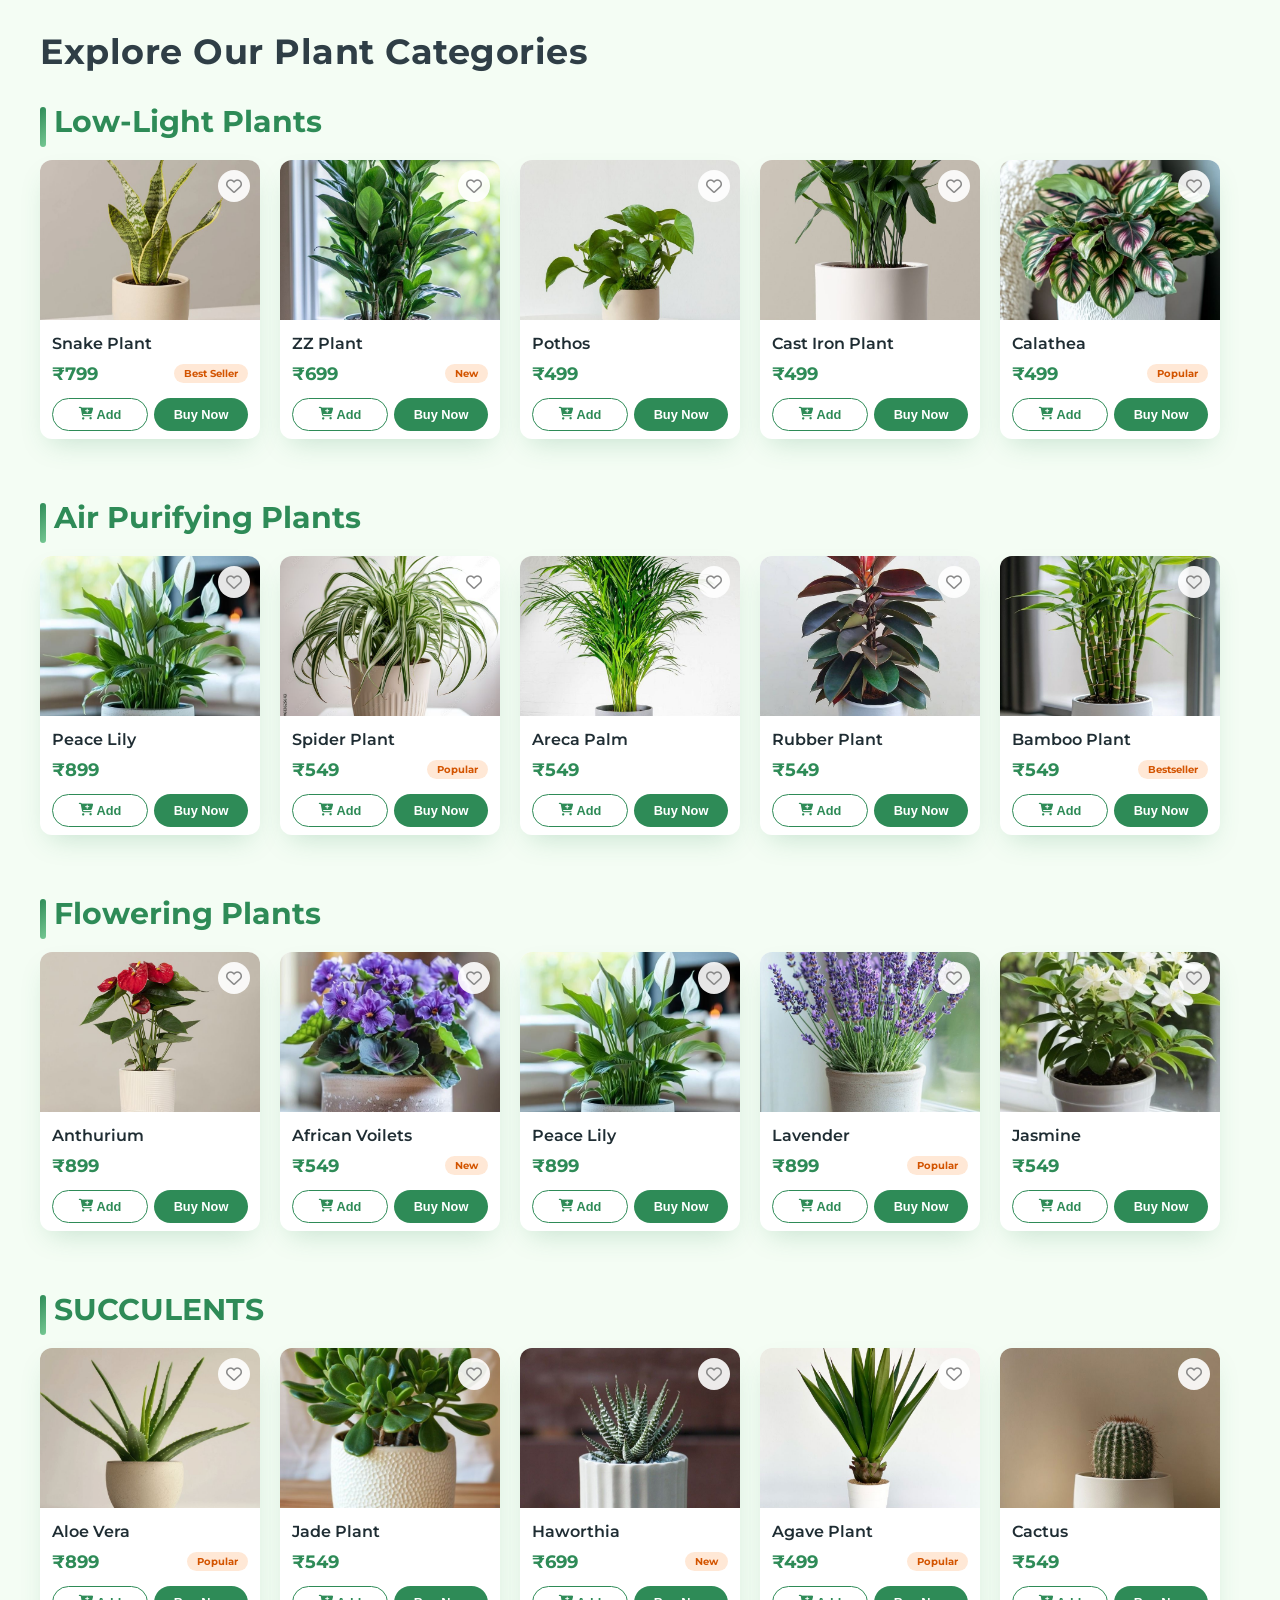
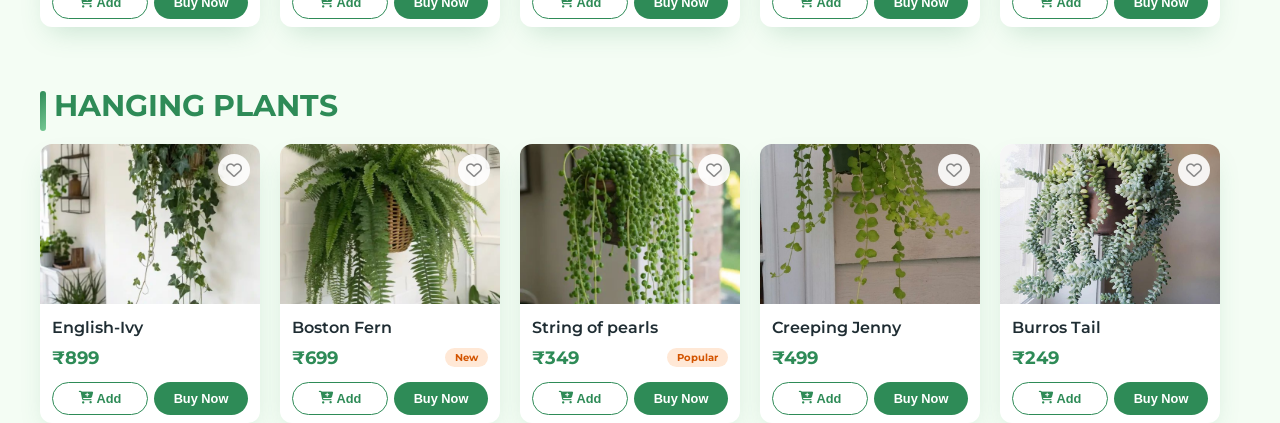
<file: categories.html>
<!DOCTYPE html>
<html lang="en">
<head>
  <meta charset="UTF-8" />
  <meta name="viewport" content="width=device-width, initial-scale=1.0"/>
  <title>Categories - NurseryNextDoor</title>
  <link rel="stylesheet" href="style.css"/>
  <link rel="stylesheet" href="https://cdnjs.cloudflare.com/ajax/libs/font-awesome/6.4.0/css/all.min.css">
  <link href="https://fonts.googleapis.com/css2?family=Montserrat:wght@400;600;700&display=swap" rel="stylesheet">
  <style>
     :root {
      --green:#2e8b57;
      --radius:12px;
      --shadow:0 12px 28px -10px rgba(46,139,87,0.25);
      --transition:.25s cubic-bezier(.4,.2,.2,1);
    }
    *{box-sizing:border-box;}
    body {
      font-family: 'Montserrat', sans-serif;
      background-color: #f4fdf4;
      margin:0;
      padding: 30px 20px;
      color: #2f3e46;
    }
    h1 {
      font-size:2.2rem;
      margin-bottom:30px;
      letter-spacing:0.5px;
    }
    .categories-section {
      max-width: 1200px;
      margin: auto;
    }
    .category-block {
      margin-bottom: 60px;
    }
    .category-title {
      position: relative;
      font-size: 30px;
      color: var(--green);
      margin-bottom: 20px;
      padding-left: 14px;
      font-weight:700;
    }
    .category-title::before {
      content:'';
      position:absolute;
      left:0;
      top:4px;
      width:6px;
      height:40px;
      background: linear-gradient(135deg, var(--green), #76c893);
      border-radius:4px;
    }
    .plant-list {
      display: flex;
      flex-wrap: wrap;
      gap: 20px;
      justify-content: flex-start;
    }
    .plant-card {
      position: relative;
      width: 220px;
      background: #ffffff;
      border-radius: var(--radius);
      box-shadow: var(--shadow);
      overflow: hidden;
      display: flex;
      flex-direction: column;
      transition: transform var(--transition);
    }
    .plant-card:hover {
      transform: translateY(-4px);
    }
    .plant-card img {
      width: 100%;
      height: 160px;
      object-fit: cover;
      display: block;
    }
    .plant-info {
      padding: 14px 12px 8px;
      flex-grow:1;
      display: flex;
      flex-direction: column;
      gap:6px;
    }
    .plant-name {
      font-weight:600;
      font-size: 1rem;
      color: #1f2d33;
      margin-bottom:4px;
    }
    .price-row {
      display: flex;
      align-items: center;
      justify-content: space-between;
      margin-bottom:8px;
    }
    .price {
      font-weight:700;
      font-size: 1.1rem;
      color: var(--green);
    }
    .actions {
      display: flex;
      gap: 6px;
      flex-wrap: wrap;
      margin-top:auto;
    }
    .btn {
      flex:1;
      padding: 8px 10px;
      border-radius: 20px;
      border: none;
      cursor: pointer;
      font-size: 0.8rem;
      font-weight:600;
      transition: background var(--transition);
      display: flex;
      align-items:center;
      justify-content:center;
      gap:4px;
    }
    .add-cart {
      background: #fff;
      border: 1px solid var(--green);
      color: var(--green);
    }
    .add-cart:hover {
      background: var(--green);
      color:#fff;
    }
    .buy-now {
      background: var(--green);
      color: #fff;
    }
    .buy-now:hover {
      filter: brightness(1.05);
    }
    .badge {
      background: #ffe8d6;
      color: #d35400;
      font-size: 0.6rem;
      padding: 4px 10px;
      border-radius: 50px;
      font-weight:700;
      display: inline-block;
    }
    .wishlist-toggle {
      position: absolute;
      top: 10px;
      right: 10px;
      background: rgba(255,255,255,0.9);
      border-radius: 50%;
      padding: 8px;
      cursor: pointer;
      transition: transform .2s;
      display: flex;
      align-items:center;
      justify-content:center;
    }
    .wishlist-toggle.favorited i {
      color: #e63946;
    }
    .wishlist-toggle i {
      font-size: 16px;
      color: #888;
    }
    .wishlist-toggle:hover {
      transform: scale(1.1);
    }
    @media (max-width: 1024px) {
      .plant-card { width: 48%; }
    }
    @media (max-width: 768px) {
      .plant-card { width: 100%; }
      .plant-list { justify-content: center; }
    }
  </style>
</head>
<body>

  <section class="categories-section">
    <h1>Explore Our Plant Categories</h1>

    <!-- LOW LIGHT -->
    <div class="category-block">
      <h2 class="category-title">Low-Light Plants</h2>
      <div class="plant-list">
        <div class="plant-card" data-name="Snake Plant" data-price="799">
          <div class="wishlist-toggle" aria-label="Wishlist">
            <i class="fa-regular fa-heart"></i>
          </div>
          <img src="SnakePlant 1.jpeg" alt="Snake Plant">
          <div class="plant-info">
            <div class="plant-name">Snake Plant</div>
            <div class="price-row">
              <div class="price">₹799</div>
              <div class="badge">Best Seller</div>
            </div>
            <div class="actions">
              <button class="btn add-cart"><i class="fa-solid fa-cart-plus"></i> Add</button>
              <button class="btn buy-now">Buy Now</button>
            </div>
          </div>
        </div>
        <div class="plant-card" data-name="ZZ Plant" data-price="699">
          <div class="wishlist-toggle" aria-label="Wishlist">
            <i class="fa-regular fa-heart"></i>
          </div>
          <img src="ZZ Plant.jpeg" alt="ZZ Plant">
          <div class="plant-info">
            <div class="plant-name">ZZ Plant</div>
            <div class="price-row">
              <div class="price">₹699</div>
              <div class="badge">New</div>
            </div>
            <div class="actions">
              <button class="btn add-cart"><i class="fa-solid fa-cart-plus"></i> Add</button>
              <button class="btn buy-now">Buy Now</button>
            </div>
          </div>
        </div>
        <div class="plant-card" data-name="Pothos" data-price="499">
          <div class="wishlist-toggle" aria-label="Wishlist">
            <i class="fa-regular fa-heart"></i>
          </div>
          <img src="Pothos.jpeg" alt="Pothos">
          <div class="plant-info">
            <div class="plant-name">Pothos</div>
            <div class="price-row">
              <div class="price">₹499</div>
            </div>
            <div class="actions">
              <button class="btn add-cart"><i class="fa-solid fa-cart-plus"></i> Add</button>
              <button class="btn buy-now">Buy Now</button>
            </div>
          </div>
        </div>
        <div class="plant-card" data-name="Cast Iron Plant" data-price="499">
          <div class="wishlist-toggle" aria-label="Wishlist">
            <i class="fa-regular fa-heart"></i>
          </div>
          <img src="Cast Iron Plant.jpeg" alt="Cast Iron Plant">
          <div class="plant-info">
            <div class="plant-name">Cast Iron Plant</div>
            <div class="price-row">
              <div class="price">₹499</div>
            </div>
            <div class="actions">
              <button class="btn add-cart"><i class="fa-solid fa-cart-plus"></i> Add</button>
              <button class="btn buy-now">Buy Now</button>
            </div>
          </div>
        </div>
        <div class="plant-card" data-name="Calathea" data-price="499">
          <div class="wishlist-toggle" aria-label="Wishlist">
            <i class="fa-regular fa-heart"></i>
          </div>
          <img src="Calathea.jpeg" alt="Calathea">
          <div class="plant-info">
            <div class="plant-name">Calathea</div>
            <div class="price-row">
              <div class="price">₹499</div>
              <div class="badge">Popular</div>
            </div>
            <div class="actions">
              <button class="btn add-cart"><i class="fa-solid fa-cart-plus"></i> Add</button>
              <button class="btn buy-now">Buy Now</button>
            </div>
          </div>
        </div>
      </div>
    </div>

    <!-- AIR PURIFYING -->
    <div class="category-block">
      <h2 class="category-title">Air Purifying Plants</h2>
      <div class="plant-list">
        <div class="plant-card" data-name="Peace Lily" data-price="899">
          <div class="wishlist-toggle">
            <i class="fa-regular fa-heart"></i>
          </div>
          <img src="peace lily.jpeg" alt="Peace Lily">
          <div class="plant-info">
            <div class="plant-name">Peace Lily</div>
            <div class="price-row">
              <div class="price">₹899</div>
            </div>
            <div class="actions">
              <button class="btn add-cart"><i class="fa-solid fa-cart-plus"></i> Add</button>
              <button class="btn buy-now">Buy Now</button>
            </div>
          </div>
        </div>
        <div class="plant-card" data-name="Spider Plant" data-price="549">
          <div class="wishlist-toggle">
            <i class="fa-regular fa-heart"></i>
          </div>
          <img src="spider plant.jpeg" alt="Spider Plant">
          <div class="plant-info">
            <div class="plant-name">Spider Plant</div>
            <div class="price-row">
              <div class="price">₹549</div>
              <div class="badge">Popular</div>
            </div>
            <div class="actions">
              <button class="btn add-cart"><i class="fa-solid fa-cart-plus"></i> Add</button>
              <button class="btn buy-now">Buy Now</button>
            </div>
          </div>
        </div>
        <div class="plant-card" data-name="Areca Palm" data-price="549">
          <div class="wishlist-toggle">
            <i class="fa-regular fa-heart"></i>
          </div>
          <img src="Areca Palm.jpeg" alt="Areca Palm">
          <div class="plant-info">
            <div class="plant-name">Areca Palm</div>
            <div class="price-row">
              <div class="price">₹549</div>
            </div>
            <div class="actions">
              <button class="btn add-cart"><i class="fa-solid fa-cart-plus"></i> Add</button>
              <button class="btn buy-now">Buy Now</button>
            </div>
          </div>
        </div>
        <div class="plant-card" data-name="Rubber Plant" data-price="549">
          <div class="wishlist-toggle">
            <i class="fa-regular fa-heart"></i>
          </div>
          <img src="Rubberplant.jpeg" alt="Rubber Plant">
          <div class="plant-info">
            <div class="plant-name">Rubber Plant</div>
            <div class="price-row">
              <div class="price">₹549</div>
            </div>
            <div class="actions">
              <button class="btn add-cart"><i class="fa-solid fa-cart-plus"></i> Add</button>
              <button class="btn buy-now">Buy Now</button>
            </div>
          </div>
        </div>
        <div class="plant-card" data-name="Bamboo Plant" data-price="549">
          <div class="wishlist-toggle">
            <i class="fa-regular fa-heart"></i>
          </div>
          <img src="Lucky Bamboo (Dracaena sanderiana)_.jpeg" alt="Bamboo Plant">
          <div class="plant-info">
            <div class="plant-name">Bamboo Plant</div>
            <div class="price-row">
              <div class="price">₹549</div>
              <div class="badge">Bestseller</div>
            </div>
            <div class="actions">
              <button class="btn add-cart"><i class="fa-solid fa-cart-plus"></i> Add</button>
              <button class="btn buy-now">Buy Now</button>
            </div>
          </div>
        </div>
      </div>
    </div>

    <!-- FLOWERING -->
    <div class="category-block">
      <h2 class="category-title">Flowering Plants</h2>
      <div class="plant-list">
        <div class="plant-card" data-name="Anthurium" data-price="899">
          <div class="wishlist-toggle">
            <i class="fa-regular fa-heart"></i>
          </div>
          <img src="Anthurium.jpeg" alt="Anthurium">
          <div class="plant-info">
            <div class="plant-name">Anthurium</div>
            <div class="price-row">
              <div class="price">₹899</div>
            </div>
            <div class="actions">
              <button class="btn add-cart"><i class="fa-solid fa-cart-plus"></i> Add</button>
              <button class="btn buy-now">Buy Now</button>
            </div>
          </div>
        </div>
        <div class="plant-card" data-name="African Voilets" data-price="549">
          <div class="wishlist-toggle">
            <i class="fa-regular fa-heart"></i>
          </div>
          <img src="African_voilets.jpeg" alt="African Voilets">
          <div class="plant-info">
            <div class="plant-name">African Voilets</div>
            <div class="price-row">
              <div class="price">₹549</div>
              <div class="badge">New</div>
            </div>
            <div class="actions">
              <button class="btn add-cart"><i class="fa-solid fa-cart-plus"></i> Add</button>
              <button class="btn buy-now">Buy Now</button>
            </div>
          </div>
        </div>
        <div class="plant-card" data-name="Peace Lily" data-price="899">
          <div class="wishlist-toggle">
            <i class="fa-regular fa-heart"></i>
          </div>
          <img src="peace lily.jpeg" alt="Peace Lily">
          <div class="plant-info">
            <div class="plant-name">Peace Lily</div>
            <div class="price-row">
              <div class="price">₹899</div>
            </div>
            <div class="actions">
              <button class="btn add-cart"><i class="fa-solid fa-cart-plus"></i> Add</button>
              <button class="btn buy-now">Buy Now</button>
            </div>
          </div>
        </div>
        <div class="plant-card" data-name="Lavender" data-price="899">
          <div class="wishlist-toggle">
            <i class="fa-regular fa-heart"></i>
          </div>
          <img src="Lavender.jpeg" alt="Lavender">
          <div class="plant-info">
            <div class="plant-name">Lavender</div>
            <div class="price-row">
              <div class="price">₹899</div>
              <div class="badge">Popular</div>
            </div>
            <div class="actions">
              <button class="btn add-cart"><i class="fa-solid fa-cart-plus"></i> Add</button>
              <button class="btn buy-now">Buy Now</button>
            </div>
          </div>
        </div>
        <div class="plant-card" data-name="Jasmine" data-price="549">
          <div class="wishlist-toggle">
            <i class="fa-regular fa-heart"></i>
          </div>
          <img src="jasmine.jpeg" alt="Jasmine">
          <div class="plant-info">
            <div class="plant-name">Jasmine</div>
            <div class="price-row">
              <div class="price">₹549</div>
            </div>
            <div class="actions">
              <button class="btn add-cart"><i class="fa-solid fa-cart-plus"></i> Add</button>
              <button class="btn buy-now">Buy Now</button>
            </div>
          </div>
        </div>
      </div>
    </div>

    <!-- SUCCULENTS -->
    <div class="category-block">
      <h2 class="category-title">SUCCULENTS</h2>
      <div class="plant-list">
        <div class="plant-card" data-name="Aloe Vera" data-price="899">
          <div class="wishlist-toggle">
            <i class="fa-regular fa-heart"></i>
          </div>
          <img src="aloe vera.jpeg" alt="Aloe Vera">
          <div class="plant-info">
            <div class="plant-name">Aloe Vera</div>
            <div class="price-row">
              <div class="price">₹899</div>
              <div class="badge">Popular</div>
            </div>
            <div class="actions">
              <button class="btn add-cart"><i class="fa-solid fa-cart-plus"></i> Add</button>
              <button class="btn buy-now">Buy Now</button>
            </div>
          </div>
        </div>
        <div class="plant-card" data-name="Jade Plant" data-price="549">
          <div class="wishlist-toggle">
            <i class="fa-regular fa-heart"></i>
          </div>
          <img src="jade.jpeg" alt="Jade Plant">
          <div class="plant-info">
            <div class="plant-name">Jade Plant</div>
            <div class="price-row">
              <div class="price">₹549</div>
            </div>
            <div class="actions">
              <button class="btn add-cart"><i class="fa-solid fa-cart-plus"></i> Add</button>
              <button class="btn buy-now">Buy Now</button>
            </div>
          </div>
        </div>
        <div class="plant-card" data-name="Haworthia" data-price="699">
          <div class="wishlist-toggle" aria-label="Wishlist">
            <i class="fa-regular fa-heart"></i>
          </div>
          <img src="haworthia.jpeg" alt="Haworthia">
          <div class="plant-info">
            <div class="plant-name">Haworthia</div>
            <div class="price-row">
              <div class="price">₹699</div>
              <div class="badge">New</div>
            </div>
            <div class="actions">
              <button class="btn add-cart"><i class="fa-solid fa-cart-plus"></i> Add</button>
              <button class="btn buy-now">Buy Now</button>
            </div>
          </div>
        </div>
        <div class="plant-card" data-name="Agave Plant" data-price="499">
          <div class="wishlist-toggle" aria-label="Wishlist">
            <i class="fa-regular fa-heart"></i>
          </div>
          <img src="Agave.jpeg" alt="Agave Plant">
          <div class="plant-info">
            <div class="plant-name">Agave Plant</div>
            <div class="price-row">
              <div class="price">₹499</div>
              <div class="badge">Popular</div>
            </div>
            <div class="actions">
              <button class="btn add-cart"><i class="fa-solid fa-cart-plus"></i> Add</button>
              <button class="btn buy-now">Buy Now</button>
            </div>
          </div>
        </div>
        <div class="plant-card" data-name="Cactus" data-price="549">
          <div class="wishlist-toggle">
            <i class="fa-regular fa-heart"></i>
          </div>
          <img src="Cactus.jpeg" alt="Cactus">
          <div class="plant-info">
            <div class="plant-name">Cactus</div>
            <div class="price-row">
              <div class="price">₹549</div>
            </div>
            <div class="actions">
              <button class="btn add-cart"><i class="fa-solid fa-cart-plus"></i> Add</button>
              <button class="btn buy-now">Buy Now</button>
            </div>
          </div>
        </div>
      </div>
    </div>

    <!-- HANGING PLANTS -->
    <div class="category-block">
      <h2 class="category-title">HANGING PLANTS</h2>
      <div class="plant-list">
        <div class="plant-card" data-name="English-Ivy" data-price="899">
          <div class="wishlist-toggle">
            <i class="fa-regular fa-heart"></i>
          </div>
          <img src="english ivy.jpeg" alt="English-Ivy">
          <div class="plant-info">
            <div class="plant-name">English-Ivy</div>
            <div class="price-row">
              <div class="price">₹899</div>
            </div>
            <div class="actions">
              <button class="btn add-cart"><i class="fa-solid fa-cart-plus"></i> Add</button>
              <button class="btn buy-now">Buy Now</button>
            </div>
          </div>
        </div>
        <div class="plant-card" data-name="Boston Fern" data-price="699">
          <div class="wishlist-toggle" aria-label="Wishlist">
            <i class="fa-regular fa-heart"></i>
          </div>
          <img src="boston fern.jpeg" alt="Boston Fern">
          <div class="plant-info">
            <div class="plant-name">Boston Fern</div>
            <div class="price-row">
              <div class="price">₹699</div>
              <div class="badge">New</div>
            </div>
            <div class="actions">
              <button class="btn add-cart"><i class="fa-solid fa-cart-plus"></i> Add</button>
              <button class="btn buy-now">Buy Now</button>
            </div>
          </div>
        </div>
        <div class="plant-card" data-name="String of pearls" data-price="349">
          <div class="wishlist-toggle" aria-label="Wishlist">
            <i class="fa-regular fa-heart"></i>
          </div>
          <img src="string of pearls.jpeg" alt="String of pearls">
          <div class="plant-info">
            <div class="plant-name">String of pearls</div>
            <div class="price-row">
              <div class="price">₹349</div>
              <div class="badge">Popular</div>
            </div>
            <div class="actions">
              <button class="btn add-cart"><i class="fa-solid fa-cart-plus"></i> Add</button>
              <button class="btn buy-now">Buy Now</button>
            </div>
          </div>
        </div>
        <div class="plant-card" data-name="Creeping Jenny" data-price="349">
          <div class="wishlist-toggle" aria-label="Wishlist">
            <i class="fa-regular fa-heart"></i>
          </div>
          <img src="Creeping Jenny.jpeg" alt="Creeping Jenny">
          <div class="plant-info">
            <div class="plant-name">Creeping Jenny</div>
            <div class="price-row">
              <div class="price">₹499</div>
            </div>
            <div class="actions">
              <button class="btn add-cart"><i class="fa-solid fa-cart-plus"></i> Add</button>
              <button class="btn buy-now">Buy Now</button>
            </div>
          </div>
        </div>
        <div class="plant-card" data-name="Burros Tail" data-price="249">
          <div class="wishlist-toggle" aria-label="Wishlist">
            <i class="fa-regular fa-heart"></i>
          </div>
          <img src="Burros Tail.jpeg" alt="Burros Tail">
          <div class="plant-info">
            <div class="plant-name">Burros Tail</div>
            <div class="price-row">
              <div class="price">₹249</div>
            </div>
            <div class="actions">
              <button class="btn add-cart"><i class="fa-solid fa-cart-plus"></i> Add</button>
              <button class="btn buy-now">Buy Now</button>
            </div>
          </div>
        </div>
      </div>
    </div>

  </section>

  <script>
    // unified cart + wishlist logic with guards to avoid duplicate alerts
    const CART_KEY = 'nursery_cart';
    const WISHLIST_KEY = 'nursery_wishlist';

    // cart helpers
    function getCart() {
      try { return JSON.parse(localStorage.getItem(CART_KEY)) || []; } catch { return []; }
    }
    function saveCart(c) { localStorage.setItem(CART_KEY, JSON.stringify(c)); }
    function addOrUpdateCartItem(item) {
      const cart = getCart();
      const existing = cart.find(i => i.id === item.id);
      if (existing) {
        existing.qty = Math.min(99, existing.qty + 1);
      } else {
        cart.push({ ...item, qty: 1 });
      }
      saveCart(cart);
    }

    // wishlist helpers
    function getWishlist() {
      try { return JSON.parse(localStorage.getItem(WISHLIST_KEY)) || []; } catch { return []; }
    }
    function saveWishlist(list) { localStorage.setItem(WISHLIST_KEY, JSON.stringify(list)); }
    function isInWishlist(id) {
      return getWishlist().some(i => i.id === id);
    }
    function addToWishlist(item) {
      const list = getWishlist();
      if (!list.some(i => i.id === item.id)) {
        list.push(item);
        saveWishlist(list);
      }
    }
    function removeFromWishlist(id) {
      let list = getWishlist();
      list = list.filter(i => i.id !== id);
      saveWishlist(list);
    }

    document.addEventListener('DOMContentLoaded', () => {
      document.querySelectorAll('.plant-card').forEach(card => {
        const rawName = card.dataset.name || '';
        const id = rawName.trim().toLowerCase().replace(/\s+/g, '-');
        const price = card.dataset.price || '0';
        const img = card.querySelector('img')?.getAttribute('src') || '';
        card.dataset.id = id;

        // Add to cart
        const addBtn = card.querySelector('.add-cart');
        if (addBtn) {
          addBtn.addEventListener('click', e => {
            e.stopPropagation();
            if (addBtn.dataset.busy) return;
            addBtn.dataset.busy = '1';
            addOrUpdateCartItem({ id, name: rawName, price, imageSrc: img });
            alert(`${rawName} added to cart.`);
            setTimeout(() => { delete addBtn.dataset.busy; }, 150);
          });
        }

        // Buy now
        const buyBtn = card.querySelector('.buy-now');
        if (buyBtn) {
          buyBtn.addEventListener('click', e => {
            e.stopPropagation();
            if (buyBtn.dataset.busy) return;
            buyBtn.dataset.busy = '1';
            addOrUpdateCartItem({ id, name: rawName, price, imageSrc: img });
            alert(`Proceed to buy ${rawName}.`);
            setTimeout(() => { delete buyBtn.dataset.busy; }, 150);
          });
        }

        // Wishlist toggle
        const heartWrapper = card.querySelector('.wishlist-toggle');
        const heartIcon = heartWrapper?.querySelector('i');
        if (heartWrapper) {
          // reflect existing
          if (isInWishlist(id)) {
            heartWrapper.classList.add('favorited');
            if (heartIcon) {
              heartIcon.classList.remove('fa-regular');
              heartIcon.classList.add('fa-solid');
            }
          }
          heartWrapper.addEventListener('click', () => {
            const item = { id, name: rawName, price, imageSrc: img };
            if (isInWishlist(id)) {
              removeFromWishlist(id);
              heartWrapper.classList.remove('favorited');
              if (heartIcon) {
                heartIcon.classList.remove('fa-solid');
                heartIcon.classList.add('fa-regular');
              }
            } else {
              addToWishlist(item);
              heartWrapper.classList.add('favorited');
              if (heartIcon) {
                heartIcon.classList.remove('fa-regular');
                heartIcon.classList.add('fa-solid');
              }
            }
          });
        }
      });
    });
  </script>
</body>
</html>
</file>
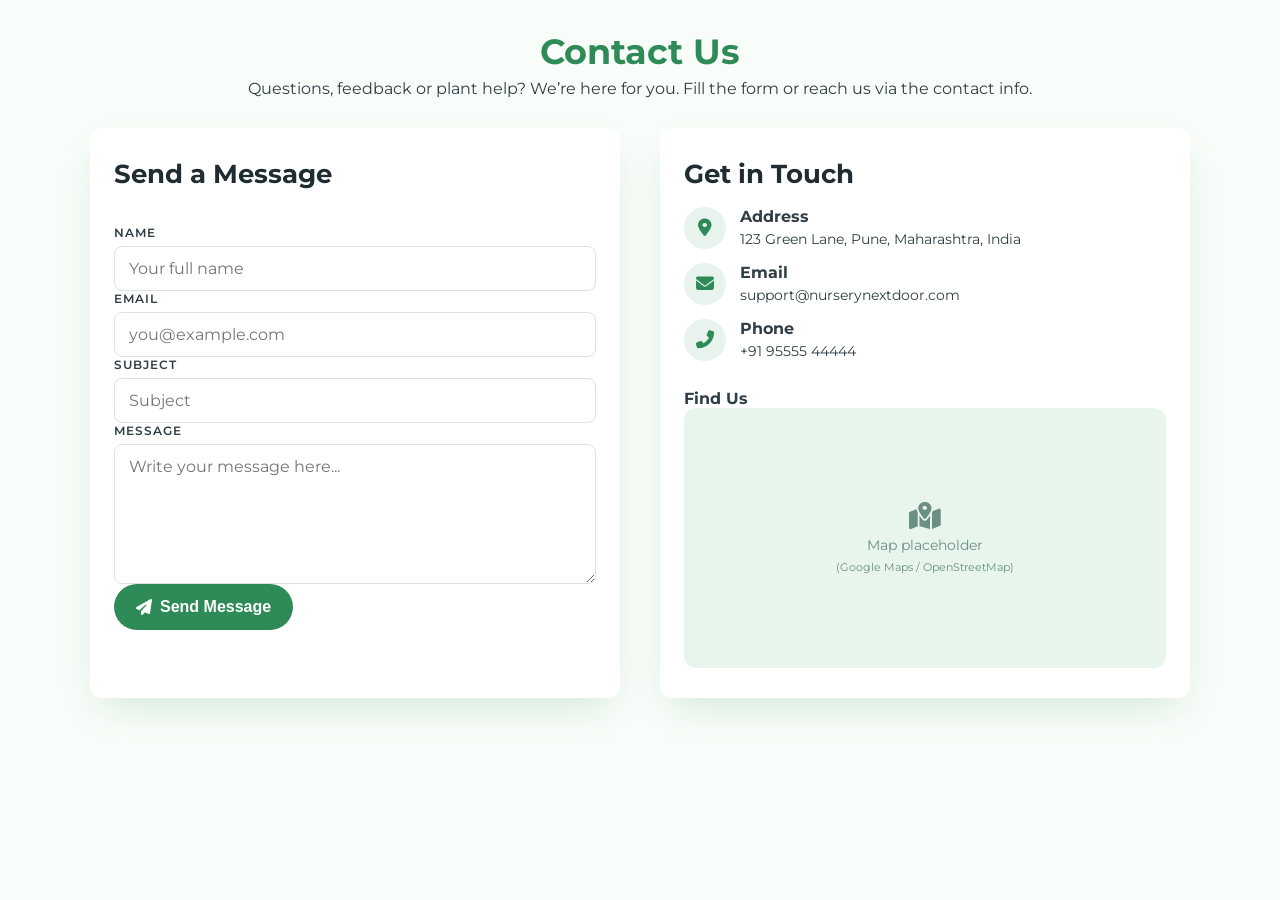
<file: contact.html>
<!DOCTYPE html>
<html lang="en">
<head>
  <meta charset="UTF-8" />
  <meta name="viewport" content="width=device-width, initial-scale=1.0"/>
  <title>Contact Us - NurseryNextDoor</title>
  <link rel="stylesheet" href="style.css"/>
  <link rel="stylesheet" href="https://cdnjs.cloudflare.com/ajax/libs/font-awesome/6.4.0/css/all.min.css">
  <link href="https://fonts.googleapis.com/css2?family=Montserrat:wght@400;600;700&display=swap" rel="stylesheet">
  <style>
    :root {
      --green:#2e8b57;
      --radius:12px;
      --shadow:0 16px 40px -10px rgba(46,139,87,0.2);
      --bg:#f9fdf9;
    }
    *{box-sizing:border-box;}
    body {
      margin:0;
      font-family:'Montserrat',sans-serif;
      background: var(--bg);
      color:#2f3e46;
      padding:30px 16px;
    }
    .container {
      max-width: 1100px;
      margin: auto;
      display: grid;
      grid-template-columns: 1fr 1fr;
      gap:40px;
      padding-bottom:40px;
    }
    h1 {
      text-align:center;
      color: var(--green);
      margin-bottom:6px;
      font-size:2.2rem;
    }
    .lead {
      text-align:center;
      margin:0 0 30px;
      font-size:1rem;
    }
    .card {
      background:#fff;
      border-radius: var(--radius);
      padding:30px 24px;
      box-shadow: var(--shadow);
      display:flex;
      flex-direction:column;
      gap:18px;
    }
    .card h2 {
      margin:0;
      font-size:1.6rem;
      color:#1f2d33;
    }
    .field {
      display:flex;
      flex-direction:column;
      gap:6px;
    }
    .field label {
      font-size:0.75rem;
      font-weight:600;
      text-transform:uppercase;
      letter-spacing:1px;
    }
    .field input, .field textarea {
      padding:12px 14px;
      border:1px solid #d9e5de;
      border-radius:8px;
      font-size:1rem;
      outline:none;
      resize: vertical;
      font-family:inherit;
    }
    .field textarea { min-height:140px; }
    .btn {
      background: var(--green);
      color:#fff;
      border:none;
      padding:14px 22px;
      border-radius:25px;
      cursor:pointer;
      font-size:1rem;
      font-weight:600;
      display:inline-flex;
      align-items:center;
      gap:8px;
      transition:filter .2s;
    }
    .btn:hover { filter:brightness(1.05); }
    .info {
      display:flex;
      flex-direction:column;
      gap:14px;
    }
    .info-block {
      display:flex;
      gap:14px;
      align-items:flex-start;
    }
    .info-icon {
      background: rgba(46,139,87,0.1);
      width:42px;
      height:42px;
      border-radius:50%;
      display:flex;
      align-items:center;
      justify-content:center;
      color: var(--green);
      font-size:18px;
      flex-shrink:0;
    }
    .info-text h4 {
      margin:0 0 4px;
      font-size:1rem;
    }
    .info-text p {
      margin:0;
      font-size:0.9rem;
      line-height:1.3;
    }
    .map {
      border-radius:12px;
      overflow:hidden;
      height:260px;
      background:#e8f5ec;
      position:relative;
    }
    .map-placeholder {
      position:absolute;
      inset:0;
      display:flex;
      flex-direction:column;
      align-items:center;
      justify-content:center;
      gap:6px;
      color:#6b8f84;
      font-size:0.9rem;
    }
    .alert {
      padding:14px 18px;
      border-radius:8px;
      display:flex;
      gap:10px;
      align-items:center;
      font-size:0.95rem;
    }
    .success { background:#d4edda; color:#235a37; border:1px solid #b1dfc5; }
    .error { background:#ffe3e3; color:#7a2f2f; border:1px solid #f5c2c7; }

    @media (max-width: 1024px) {
      .container { grid-template-columns:1fr; }
    }
  </style>
</head>
<body>

  <h1>Contact Us</h1>
  <p class="lead">Questions, feedback or plant help? We’re here for you. Fill the form or reach us via the contact info.</p>

  <div class="container">
    <!-- Form -->
    <div class="card">
      <h2>Send a Message</h2>
      <div id="feedback"></div>
      <form id="contact-form" novalidate>
        <div class="field">
          <label for="name">Name</label>
          <input id="name" name="name" type="text" placeholder="Your full name" required />
        </div>
        <div class="field">
          <label for="email">Email</label>
          <input id="email" name="email" type="email" placeholder="you@example.com" required />
        </div>
        <div class="field">
          <label for="subject">Subject</label>
          <input id="subject" name="subject" type="text" placeholder="Subject" required />
        </div>
        <div class="field">
          <label for="message">Message</label>
          <textarea id="message" name="message" placeholder="Write your message here..." required></textarea>
        </div>
        <button type="submit" class="btn"><i class="fa-solid fa-paper-plane"></i> Send Message</button>
      </form>
    </div>

    <!-- Info + Map -->
    <div class="card">
      <h2>Get in Touch</h2>
      <div class="info">
        <div class="info-block">
          <div class="info-icon"><i class="fas fa-map-marker-alt"></i></div>
          <div class="info-text">
            <h4>Address</h4>
            <p>123 Green Lane, Pune, Maharashtra, India</p>
          </div>
        </div>
        <div class="info-block">
          <div class="info-icon"><i class="fas fa-envelope"></i></div>
          <div class="info-text">
            <h4>Email</h4>
            <p>support@nurserynextdoor.com</p>
          </div>
        </div>
        <div class="info-block">
          <div class="info-icon"><i class="fas fa-phone-alt"></i></div>
          <div class="info-text">
            <h4>Phone</h4>
            <p>+91 95555 44444</p>
          </div>
        </div>
      </div>
      <div>
        <h4 style="margin-top:10px;">Find Us</h4>
        <div class="map" aria-label="Map">
          <div class="map-placeholder">
            <i class="fa-solid fa-map-location-dot" style="font-size:28px;"></i>
            <div>Map placeholder</div>
            <div style="font-size:0.7rem;">(Google Maps / OpenStreetMap)</div>
          </div>
        </div>
      </div>
    </div>
  </div>

  <script>
    const FORM_KEY = 'nursery_contact_submissions';
    function getSubmissions() {
      try { return JSON.parse(localStorage.getItem(FORM_KEY)) || []; } catch { return []; }
    }
    function saveSubmissions(arr) {
      localStorage.setItem(FORM_KEY, JSON.stringify(arr));
    }

    function showFeedback(message, type='success') {
      const container = document.getElementById('feedback');
      container.innerHTML = `<div class="alert ${type === 'success' ? 'success' : 'error'}">
        <i class="fa-solid ${type === 'success' ? 'fa-circle-check' : 'fa-triangle-exclamation'}"></i>
        <div>${message}</div>
      </div>`;
      setTimeout(() => container.innerHTML = '', 5000);
    }

    document.getElementById('contact-form').addEventListener('submit', e => {
      e.preventDefault();
      const name = document.getElementById('name').value.trim();
      const email = document.getElementById('email').value.trim();
      const subject = document.getElementById('subject').value.trim();
      const message = document.getElementById('message').value.trim();

      if (!name || !email || !subject || !message) {
        showFeedback('Please fill out all fields.', 'error');
        return;
      }
      const emailRegex = /^[^\s@]+@[^\s@]+\.[^\s@]+$/;
      if (!emailRegex.test(email)) {
        showFeedback('Please enter a valid email.', 'error');
        return;
      }

      const submission = {
        id: Date.now().toString(36),
        name, email, subject, message,
        submittedAt: new Date().toISOString()
      };
      const existing = getSubmissions();
      existing.push(submission);
      saveSubmissions(existing);
      showFeedback('Thank you! Your message has been received.');  
      e.target.reset();
    });
  </script>
</body>
</html>
</file>
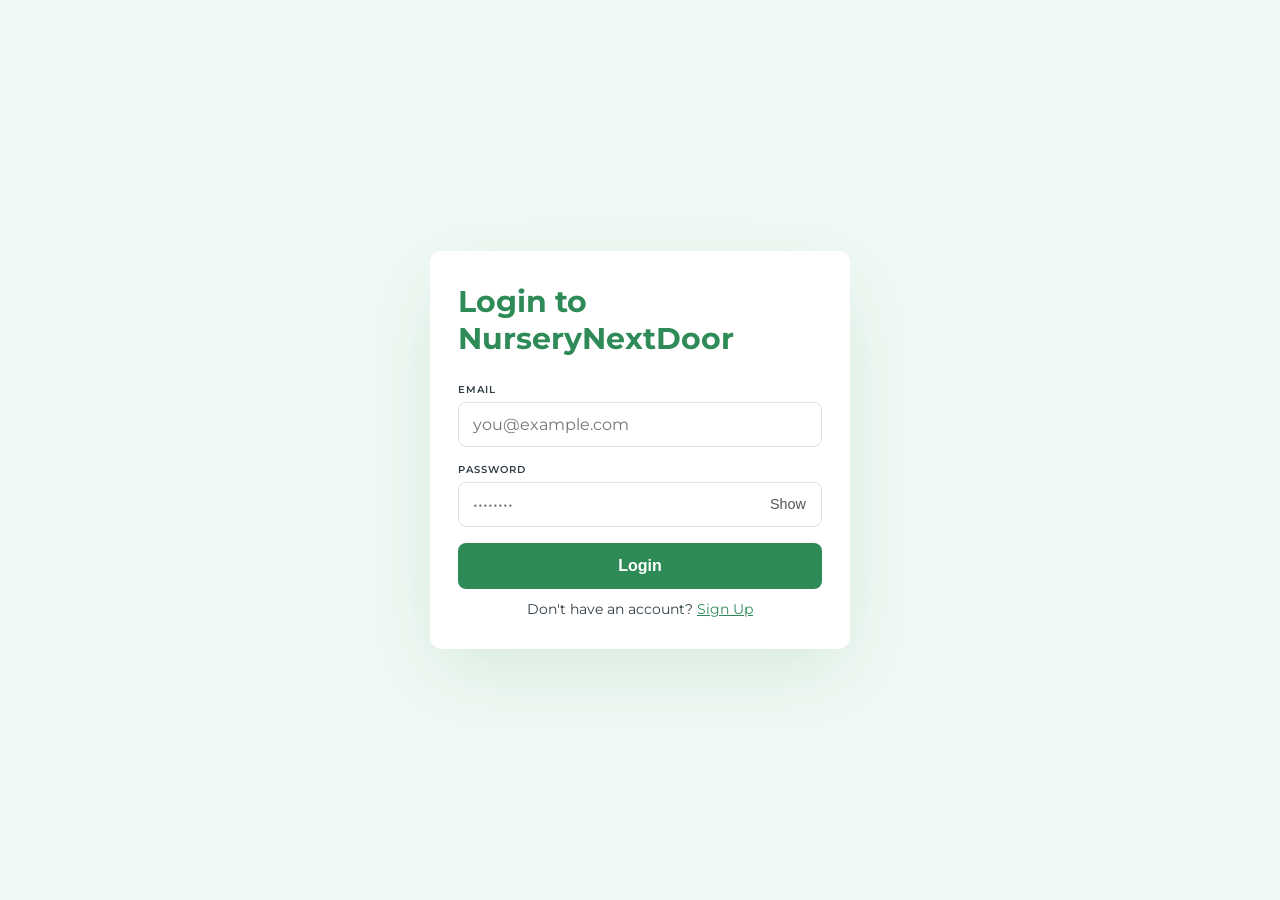
<file: login.html>
<!DOCTYPE html>
<html lang="en">
<head>
  <meta charset="UTF-8" />
  <meta name="viewport" content="width=device-width, initial-scale=1.0"/>
  <title>Login - NurseryNextDoor</title>
  <link rel="stylesheet" href="https://cdnjs.cloudflare.com/ajax/libs/font-awesome/6.4.0/css/all.min.css"/>
  <link href="https://fonts.googleapis.com/css2?family=Montserrat:wght@400;600&display=swap" rel="stylesheet"/>
  <style>
    * { box-sizing:border-box; }
    body {
      margin:0;
      font-family:'Montserrat',sans-serif;
      background: #f0f9f4;
      color: #2f3e46;
      display:flex;
      align-items:center;
      justify-content:center;
      min-height:100vh;
      padding:20px;
    }
    .card {
      background:#fff;
      border-radius:12px;
      box-shadow:0 25px 80px -10px rgba(46,139,87,0.15);
      max-width: 420px;
      width:100%;
      padding:32px 28px;
    }
    h2 {
      margin-top:0;
      font-size:1.9rem;
      color:#2e8b57;
    }
    .field {
      margin-bottom:16px;
    }
    label {
      display:block;
      font-size:0.65rem;
      font-weight:600;
      text-transform:uppercase;
      letter-spacing:1px;
      margin-bottom:6px;
    }
    input {
      width:100%;
      padding:12px 14px;
      border:1px solid #d9e5de;
      border-radius:8px;
      font-size:1rem;
      outline:none;
      font-family:inherit;
    }
    .password-wrapper {
      position:relative;
    }
    .toggle {
      position:absolute;
      right:10px;
      top:50%;
      transform:translateY(-50%);
      background:none;
      border:none;
      cursor:pointer;
      font-size:0.9rem;
      color:#555;
    }
    .btn {
      background:#2e8b57;
      color:#fff;
      border:none;
      padding:14px;
      width:100%;
      border-radius:8px;
      cursor:pointer;
      font-weight:600;
      font-size:1rem;
      transition:filter .2s;
    }
    .btn:hover { filter:brightness(1.05); }
    .small {
      font-size:0.85rem;
      margin-top:12px;
      text-align:center;
    }
    .link {
      color:#2e8b57;
      text-decoration:underline;
      cursor:pointer;
      background:none;
      border:none;
      padding:0;
      font-size:0.85rem;
    }
    .feedback {
      font-size:0.9rem;
      padding:10px 14px;
      border-radius:6px;
      margin-bottom:12px;
      display:none;
    }
    .error { background:#ffe3e3; color:#7a2f2f; display:block; }
    .success { background:#d4edda; color:#235a37; display:block; }
  </style>
</head>
<body>

  <div class="card" aria-label="Login">
    <h2>Login to NurseryNextDoor</h2>
    <div id="feedback" class="feedback"></div>
    <form id="login-form" novalidate>
      <div class="field">
        <label for="email">Email</label>
        <input id="email" type="email" placeholder="you@example.com" required>
      </div>
      <div class="field">
        <label for="password">Password</label>
        <div class="password-wrapper">
          <input id="password" type="password" placeholder="••••••••" required>
          <button type="button" class="toggle" data-target="password">Show</button>
        </div>
      </div>
      <button type="submit" class="btn">Login</button>
    </form>
    <div class="small">
      Don't have an account? <a href="signup.html" class="link">Sign Up</a>
    </div>
  </div>

  <script>
    const STORAGE_KEY = 'nn_simple_user'; // must match signup storage

    function getUser() {
      try { return JSON.parse(localStorage.getItem(STORAGE_KEY)); } catch { return null; }
    }

    // toggle password visibility
    document.querySelectorAll('.toggle').forEach(btn => {
      btn.addEventListener('click', () => {
        const target = document.getElementById(btn.dataset.target);
        if (target.type === 'password') {
          target.type = 'text';
          btn.textContent = 'Hide';
        } else {
          target.type = 'password';
          btn.textContent = 'Show';
        }
      });
    });

    function showMessage(msg, isSuccess = false) {
      const fb = document.getElementById('feedback');
      fb.textContent = msg;
      fb.className = 'feedback ' + (isSuccess ? 'success' : 'error');
      setTimeout(() => { fb.style.display = 'none'; }, 4000);
    }

    document.getElementById('login-form').addEventListener('submit', e => {
      e.preventDefault();
      const email = document.getElementById('email').value.trim().toLowerCase();
      const pwd = document.getElementById('password').value;
      if (!email || !pwd) {
        showMessage('Email and password required.', false);
        return;
      }
      const user = getUser();
      if (!user) {
        showMessage('No account found. Please sign up first.', false);
        return;
      }
      if (user.email !== email || user.password !== pwd) {
        showMessage('Invalid credentials.', false);
        return;
      }
      showMessage(`Welcome back, ${user.name}!`, true);
      // mock login; persist session
      sessionStorage.setItem('nn_logged_in', JSON.stringify({ email: user.email, name: user.name }));
      // redirect to homepage after short delay
      setTimeout(() => {
        window.location.href = 'main.html';
      }, 800);
    });
  </script>

</body>
</html>
</file>
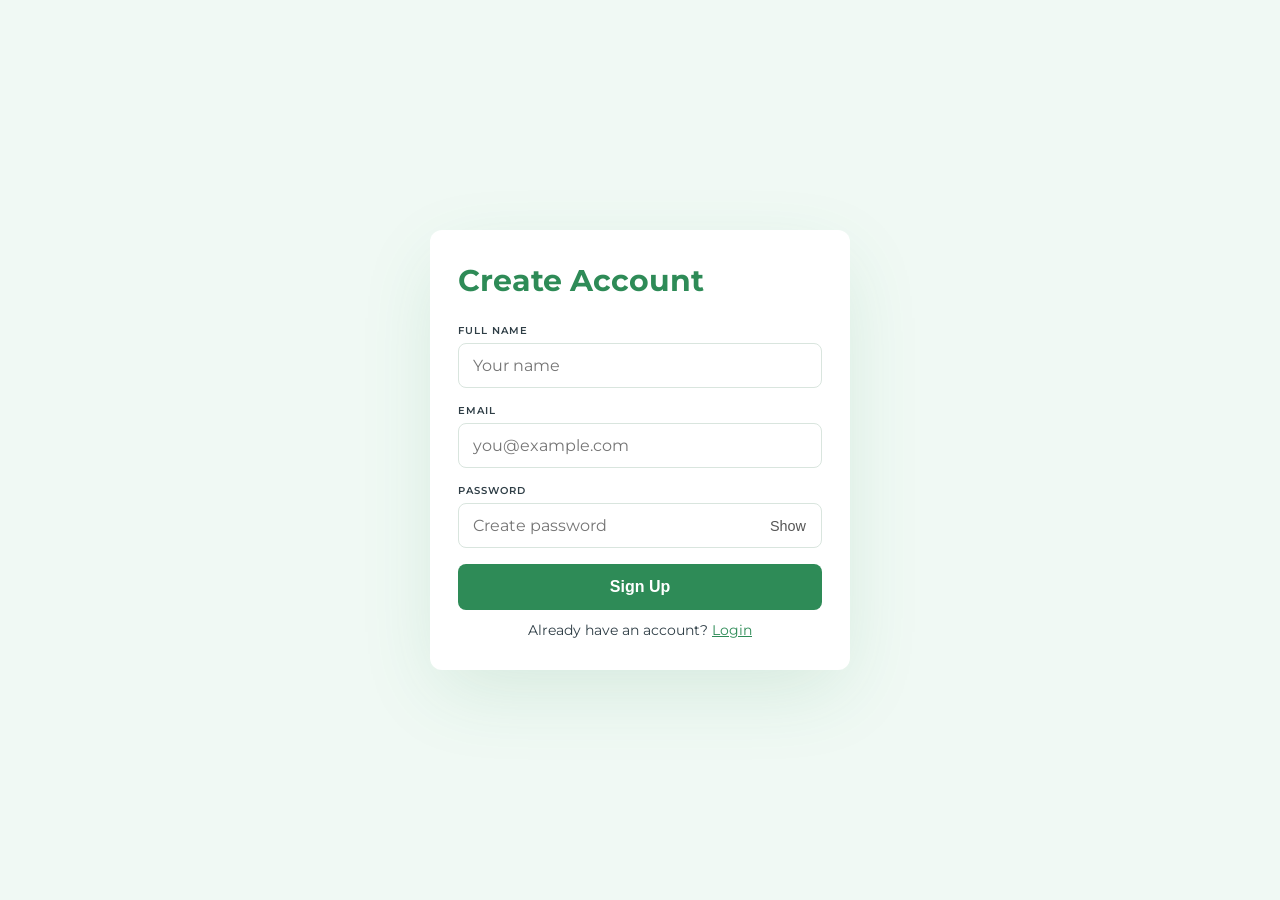
<file: signup.html>
<!DOCTYPE html>
<html lang="en">
<head>
  <meta charset="UTF-8" />
  <meta name="viewport" content="width=device-width, initial-scale=1.0"/>
  <title>Sign Up - NurseryNextDoor</title>
  <link rel="stylesheet" href="https://cdnjs.cloudflare.com/ajax/libs/font-awesome/6.4.0/css/all.min.css"/>
  <link href="https://fonts.googleapis.com/css2?family=Montserrat:wght@400;600&display=swap" rel="stylesheet"/>
  <style>
    * { box-sizing:border-box; }
    body {
      margin:0;
      font-family:'Montserrat',sans-serif;
      background:#f0f9f4;
      color:#2f3e46;
      display:flex;
      align-items:center;
      justify-content:center;
      min-height:100vh;
      padding:20px;
    }
    .card {
      background:#fff;
      border-radius:12px;
      box-shadow:0 25px 80px -10px rgba(46,139,87,0.15);
      max-width: 420px;
      width:100%;
      padding:32px 28px;
    }
    h2 {
      margin-top:0;
      font-size:1.9rem;
      color:#2e8b57;
    }
    .field {
      margin-bottom:16px;
    }
    label {
      display:block;
      font-size:0.65rem;
      font-weight:600;
      text-transform:uppercase;
      letter-spacing:1px;
      margin-bottom:6px;
    }
    input {
      width:100%;
      padding:12px 14px;
      border:1px solid #d9e5de;
      border-radius:8px;
      font-size:1rem;
      outline:none;
      font-family:inherit;
    }
    .password-wrapper {
      position:relative;
    }
    .toggle {
      position:absolute;
      right:10px;
      top:50%;
      transform:translateY(-50%);
      background:none;
      border:none;
      cursor:pointer;
      font-size:0.9rem;
      color:#555;
    }
    .btn {
      background:#2e8b57;
      color:#fff;
      border:none;
      padding:14px;
      width:100%;
      border-radius:8px;
      cursor:pointer;
      font-weight:600;
      font-size:1rem;
      transition:filter .2s;
    }
    .btn:hover { filter:brightness(1.05); }
    .small {
      font-size:0.85rem;
      margin-top:12px;
      text-align:center;
    }
    .link {
      color:#2e8b57;
      text-decoration:underline;
      cursor:pointer;
      background:none;
      border:none;
      padding:0;
      font-size:0.85rem;
    }
    .feedback {
      font-size:0.9rem;
      padding:10px 14px;
      border-radius:6px;
      margin-bottom:12px;
      display:none;
    }
    .error { background:#ffe3e3; color:#7a2f2f; display:block; }
    .success { background:#d4edda; color:#235a37; display:block; }
  </style>
</head>
<body>

  <div class="card" aria-label="Sign Up">
    <h2>Create Account</h2>
    <div id="feedback" class="feedback"></div>
    <form id="signup-form" novalidate>
      <div class="field">
        <label for="name">Full Name</label>
        <input id="name" type="text" placeholder="Your name" required>
      </div>
      <div class="field">
        <label for="email">Email</label>
        <input id="email" type="email" placeholder="you@example.com" required>
      </div>
      <div class="field">
        <label for="password">Password</label>
        <div class="password-wrapper">
          <input id="password" type="password" placeholder="Create password" required>
          <button type="button" class="toggle" data-target="password">Show</button>
        </div>
      </div>
      <button type="submit" class="btn">Sign Up</button>
    </form>
    <div class="small">
      Already have an account? <a href="login.html" class="link">Login</a>
    </div>
  </div>

  <script>
    const STORAGE_KEY = 'nn_simple_user'; // single user storage

    function setUser(user) {
      localStorage.setItem(STORAGE_KEY, JSON.stringify(user));
    }
    function getUser() {
      try { return JSON.parse(localStorage.getItem(STORAGE_KEY)); } catch { return null; }
    }

    // toggle password visibility
    document.querySelectorAll('.toggle').forEach(btn => {
      btn.addEventListener('click', () => {
        const target = document.getElementById(btn.dataset.target);
        if (!target) return;
        if (target.type === 'password') {
          target.type = 'text'; btn.textContent = 'Hide';
        } else {
          target.type = 'password'; btn.textContent = 'Show';
        }
      });
    });

    function show(msg, success = false) {
      const fb = document.getElementById('feedback');
      fb.textContent = msg;
      fb.className = 'feedback ' + (success ? 'success' : 'error');
      setTimeout(() => { fb.style.display = 'none'; }, 4000);
    }

    document.getElementById('signup-form').addEventListener('submit', e => {
      e.preventDefault();
      const name = document.getElementById('name').value.trim();
      const email = document.getElementById('email').value.trim().toLowerCase();
      const password = document.getElementById('password').value;
      if (!name || !email || !password) {
        show('All fields are required.', false);
        return;
      }
      const emailRe = /^[^\s@]+@[^\s@]+\.[^\s@]+$/;
      if (!emailRe.test(email)) {
        show('Enter a valid email.', false);
        return;
      }
      if (password.length < 6) {
        show('Password must be at least 6 characters.', false);
        return;
      }
      const existing = getUser();
      if (existing && existing.email === email) {
        show('Email already registered. Please login.', false);
        return;
      }
      setUser({ name, email, password });
      show('Account created successfully! Redirecting to login...', true);
      setTimeout(() => {
        window.location.href = 'login.html';
      }, 1000);
    });
  </script>

</body>
</html>
</file>
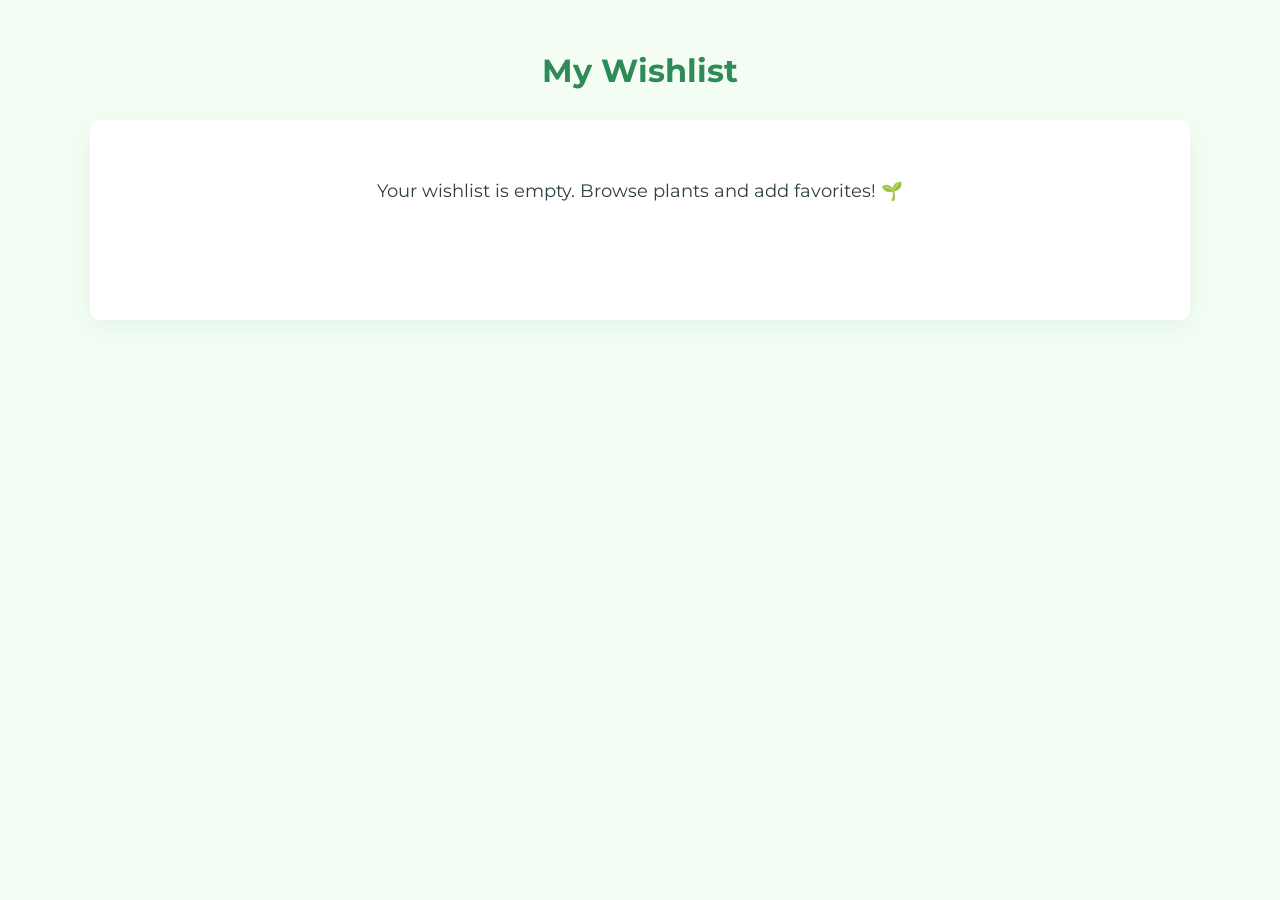
<file: wishlist.html>
<!DOCTYPE html>
<html lang="en">
<head>
  <meta charset="UTF-8" />
  <meta name="viewport" content="width=device-width, initial-scale=1.0"/>
  <title>Wishlist - NurseryNextDoor</title>
  <link rel="stylesheet" href="https://cdnjs.cloudflare.com/ajax/libs/font-awesome/6.4.0/css/all.min.css">
  <link href="https://fonts.googleapis.com/css2?family=Montserrat:wght@400;600;700&display=swap" rel="stylesheet">

  <style>
    :root {
      --green: #2e8b57;
      --light-green: #f4fdf4;
      --radius: 12px;
      --shadow: 0 12px 28px -10px rgba(46,139,87,0.25);
      --transition: 0.25s cubic-bezier(.4,.2,.2,1);
    }
    * { box-sizing: border-box; }
    body {
      font-family: 'Montserrat', sans-serif;
      background: var(--light-green);
      margin: 0;
      padding: 30px 20px;
      color: #2f3e46;
    }
    h1 {
      font-size: 2rem;
      margin-bottom: 30px;
      text-align: center;
      color: var(--green);
    }
    .wishlist-container {
      max-width: 1100px;
      margin: auto;
      display: flex;
      flex-wrap: wrap;
      gap: 20px;
      justify-content: center;
      min-height: 200px;
    }
    .wishlist-card {
      width: 240px;
      background: #fff;
      border-radius: var(--radius);
      box-shadow: var(--shadow);
      overflow: hidden;
      display: flex;
      flex-direction: column;
      transition: transform var(--transition);
    }
    .wishlist-card:hover {
      transform: translateY(-4px);
    }
    .wishlist-card img {
      width: 100%;
      height: 180px;
      object-fit: cover;
    }
    .wishlist-info {
      padding: 14px;
      display: flex;
      flex-direction: column;
      gap: 6px;
      flex-grow: 1;
    }
    .plant-name {
      font-weight: 600;
      font-size: 1rem;
      color: #1f2d33;
    }
    .price {
      font-weight: 700;
      font-size: 1.1rem;
      color: var(--green);
    }
    .actions {
      display: flex;
      gap: 8px;
      margin-top: auto;
    }
    .btn {
      flex: 1;
      padding: 8px 10px;
      border-radius: 20px;
      border: none;
      cursor: pointer;
      font-size: 0.8rem;
      font-weight: 600;
      transition: background var(--transition);
      display: flex;
      align-items: center;
      justify-content: center;
      gap: 4px;
    }
    .add-cart {
      background: var(--green);
      color: #fff;
    }
    .add-cart:hover {
      filter: brightness(1.05);
    }
    .remove {
      background: #fff;
      border: 1px solid var(--green);
      color: var(--green);
    }
    .remove:hover {
      background: var(--green);
      color: #fff;
    }
    .empty {
      width: 100%;
      text-align: center;
      font-size: 1.1rem;
      padding: 60px 10px;
      background: #ffffff;
      border-radius: 10px;
      box-shadow: 0 8px 24px rgba(46,139,87,0.08);
    }
    @media (max-width: 768px) {
      .wishlist-card { width: 100%; max-width: 340px; }
    }
  </style>
</head>
<body>

  <h1>My Wishlist</h1>
  
  <div class="wishlist-container" aria-label="Wishlist items">
    <!-- Filled by JS -->
  </div>

  <template id="empty-template">
    <div class="empty">
      Your wishlist is empty. Browse plants and add favorites! 🌱
    </div>
  </template>
<script>
  // wishlist + cart integration
  const WISHLIST_KEY = 'nursery_wishlist';
  const CART_KEY = 'nursery_cart';

  // wishlist helpers
  function getWishlist() {
    try { return JSON.parse(localStorage.getItem(WISHLIST_KEY)) || []; }
    catch { return []; }
  }
  function saveWishlist(list) {
    localStorage.setItem(WISHLIST_KEY, JSON.stringify(list));
  }
  function removeFromWishlist(id) {
    let list = getWishlist();
    list = list.filter(i => i.id !== id);
    saveWishlist(list);
  }

  // cart helpers
  function getCart() {
    try { return JSON.parse(localStorage.getItem(CART_KEY)) || []; }
    catch { return []; }
  }
  function saveCart(c) {
    localStorage.setItem(CART_KEY, JSON.stringify(c));
  }
  function addOrUpdateCartItem(item) {
    const cart = getCart();
    const existing = cart.find(i => i.id === item.id);
    if (existing) {
      existing.qty = Math.min(99, existing.qty + 1);
    } else {
      cart.push({ ...item, qty: 1 });
    }
    saveCart(cart);
  }

  // render wishlist card
  function createWishlistCard(item) {
    const wrapper = document.createElement('div');
    wrapper.className = 'wishlist-card';
    wrapper.dataset.name = item.name;
    wrapper.dataset.price = item.price;
    wrapper.dataset.id = item.id;

    wrapper.innerHTML = `
      <img src="${item.imageSrc}" alt="${item.name}">
      <div class="wishlist-info">
        <div class="plant-name">${item.name}</div>
        <div class="price">₹${item.price}</div>
        <div class="actions">
          <button class="btn add-cart"><i class="fa-solid fa-cart-plus"></i> Add to Cart</button>
          <button class="btn remove"><i class="fa-solid fa-trash"></i> Remove</button>
        </div>
      </div>
    `;

    // Add to cart: persists into nursery_cart
    wrapper.querySelector('.add-cart').addEventListener('click', () => {
      const itemForCart = {
        id: item.id,
        name: item.name,
        price: item.price,
        imageSrc: item.imageSrc
      };
      addOrUpdateCartItem(itemForCart);
      alert(`${item.name} has been added to your cart!`);
    });

    // Remove from wishlist
    wrapper.querySelector('.remove').addEventListener('click', () => {
      removeFromWishlist(item.id);
      wrapper.remove();
      maybeShowEmptyMessage();
    });

    return wrapper;
  }

  function maybeShowEmptyMessage() {
    const container = document.querySelector('.wishlist-container');
    if (!container) return;
    if (getWishlist().length === 0) {
      container.innerHTML = '';
      const tpl = document.getElementById('empty-template');
      container.appendChild(tpl.content.cloneNode(true));
    }
  }

  function renderWishlist() {
    const container = document.querySelector('.wishlist-container');
    if (!container) return;
    const list = getWishlist();
    container.innerHTML = '';
    if (list.length === 0) {
      maybeShowEmptyMessage();
      return;
    }
    list.forEach(item => {
      container.appendChild(createWishlistCard(item));
    });
  }

  document.addEventListener('DOMContentLoaded', () => {
    renderWishlist();
  });
</script>


</body>
</html>
</file>
<file: style.css>
* {
  margin: 0;
  padding: 0;
  box-sizing: border-box;
}

body {
  font-family: 'Montserrat', sans-serif;
  
  color: #333;
  height: 100vh;
}

/* HEADER */
.main-header {
  display: flex;
  align-items: center;
  justify-content: space-between;
  padding: 15px 30px;
  background-color: #f9fdf9;
}

/* Logo container with social links */
.left-header {
  display: flex;
  align-items: center;
}

.logo-container {
  display: flex;
  align-items: center;
  gap: 10px;
}

.logo-img {
  width: 90px;
  height: 90px;
  border-radius: 50%;
}

.logo-text-social {
  display: flex;
  flex-direction: column;
  justify-content: center;
}

.logo-text {
  font-size: 24px;
  font-weight: bold;
  color: green;
  margin-bottom: 4px;
}

/* Search and Login */
.search-container {
  position: relative;
  display: inline-block;
  align-items: center;
}

.search-bar {
  width: 500px;
  padding: 10px 35px 10px 15px; /* space for icon */
  border: 1px solid #ccc;
  border-radius: 20px;
  outline: none;
}

#search-icon {
  position: absolute;
  right: 12px;
  top: 50%;
  transform: translateY(-50%);
  color: #666;
  cursor: pointer;
}

.search-bar:hover {
  border-color: green;
  font-size: small;
  border-style: solid;

}
#search-icon:hover{
  color: green;

}


.login-btn {
  padding: 15px 20px;
  
  color: white;
  border: none;
  border-radius: 20px;
  cursor: pointer;
  background-color: black;
}
.login-btn:hover {
  background-color: green;
  
}

/* NAVIGATION BAR */
.navbar {
  display: flex;
  justify-content: space-between;
  padding: 10px 30px;
  background: #e9fce9;
}

.nav-left a, .nav-right a {
  margin-right: 20px;
  text-decoration: none;
  color: #333;
  font-weight: 600;
}

.nav-left a:hover, .nav-right a:hover {
  color: green;
}

/* HERO SECTION */
.hero {
  display: flex;
  justify-content: space-between;
  align-items: center;
  padding: 60px 30px;
  backdrop-filter: blur(5px);
}

.hero-text {
  max-width: 50%;
  text-align: center;
}

.hero-text h1 {
  font-size: 42px;
  margin-bottom: 20px;
}

.hero-text h1 span {
  color: green;
}

.hero-text p {
  font-size: 18px;
  margin-bottom: 30px;
}

.explore {
  padding: 12px 25px;
  background-color: green;
  color: white;
  border: none;
  font-size: 16px;
  border-radius: 25px;
  cursor: pointer;
}

.hero-img img {
  max-width: 400px;
  width: 100%;
  border-radius: 20px;
}

/* Follow Us */
.home__social {
  display: flex;
  align-items: center;
  gap: 8px;
  margin-top: 5px;
}

.home__social-follow {
  font-size: 14px;
  font-weight: 600;
  color: green;
}

.home__social-link {
  font-size: 16px;
  color: #333;
  transition: 0.3s;
}

.home__social-link:hover {
  color: green;
  transform: translateY(-2px);
}


/* RESPONSIVE */
@media (max-width: 768px) {
  .main-header {
    flex-direction: column;
    align-items: flex-start;
    gap: 10px;
  }

  .logo-container {
    justify-content: center;
  }

  .search-bar {
    width: 100%;
    border-color: rgb(41, 248, 41);
  }

  .login-btn {
    align-self: flex-end;
  }

  .navbar {
    flex-direction: column;
    align-items: flex-start;
  }

  .hero {
    flex-direction: column;
    text-align: center;
  }

  .hero-text, .hero-img {
    max-width: 100%;
  }

  .hero-img img {
    margin-top: 20px;
  }

  .nav-right {
    display: flex;
    align-items: center;
  }

  .home__social-links {
    justify-content: center;
  }
}
.why-choose-us {
  display: flex;
  justify-content: space-between;
  align-items: center;
  padding: 60px 30px;
  background-color: #f9fdf9;
  border-top: 1px solid #ccc;
}

.why-left img {
  max-width: 400px;
  width: 100%;
  border-radius: 15px;
}

.why-right {
  max-width: 50%;
  padding-left: 40px;
}

.why-right h2 {
  font-size: 36px;
  margin-bottom: 20px;
  color: #222;
}

.why-right h2 span {
  color: green;
}

.why-right p {
  font-size: 18px;
  color: #555;
  margin-bottom: 30px;
  line-height: 1.6;
}

.benefits {
  list-style: none;
  padding-left: 0;
  margin-bottom: 30px;
}

.benefits li {
  font-size: 16px;
  color: #444;
  margin-bottom: 15px;
}

.benefits li i {
  color: green;
  margin-right: 10px;
}

.shop-now {
  display: inline-block;
  background-color: green;
  color: #fff;
  padding: 12px 25px;
  text-decoration: none;
  border-radius: 25px;
  font-size: 16px;
  transition: background-color 0.3s ease;
}

.shop-now i {
  margin-left: 8px;
}

.shop-now:hover {
  background-color: #056f28;
}

/* Responsive */
@media (max-width: 768px) {
  .why-choose-us {
    flex-direction: column;
    padding: 30px 20px;
    border-color: white;
  }

  .why-left, .why-right {
    max-width: 100%;
    padding-left: 0;
    text-align: center;
  }

  .why-left img {
    margin-bottom: 30px;
  }
}

/* Newsletter */
.newsletter {
  background: var(--green);
  color: #fff;
  padding: 40px 24px;
  border-radius: 18px;
  margin: 60px 24px 30px;
  max-width: var(--max-width);
  margin-left: auto;
  margin-right: auto;
  display: flex;
  flex-wrap: wrap;
  gap: 30px;
  align-items: center;
  position: relative;
}
.newsletter-text {
  flex: 1 1 300px;
  min-width: 220px;
}
.newsletter-text h3 {
  margin: 0;
  font-size: 1.8rem;
}
.newsletter-text p {
  margin: 8px 0 0;
}
.newsletter-form {
  flex: 1 1 350px;
  display: flex;
  gap: 12px;
  flex-wrap: wrap;
}
.newsletter-form input {
  flex: 1;
  padding: 14px 16px;
  border: none;
  border-radius: 25px;
  font-size: 1rem;
  outline: none;
}
.newsletter-form button {
  background: #fff;
  color: var(--green);
  border: none;
  padding: 14px 22px;
  border-radius: 25px;
  cursor: pointer;
  font-weight: 600;
  transition: filter var(--transition);
}
.newsletter-form button:hover {
  filter: brightness(1.1);
}
.faq-section {
  padding: 60px 20px;
  background: #e9fce9;
  text-align: center;
}

.faq-section h2 {
  font-size: 36px;
  margin-bottom: 40px;
  color: #1a1a1a;
}

.faq-section h2 span {
  color: green;
}

.faq-container {
  display: flex;
  flex-wrap: wrap;
  gap: 20px;
  justify-content: center;
}

.faq-item {
  background: white;
  border-radius: 8px;
  width: 45%;
  box-shadow: 0 2px 8px rgba(0,0,0,0.1);
  overflow: hidden;
  transition: 0.3s;
}

.faq-item.active {
  background: green;
  color: white;
}

.faq-question {
  padding: 20px;
  background: transparent;
  border: none;
  font-size: 18px;
  font-weight: 600;
  text-align: left;
  width: 100%;
  cursor: pointer;
  position: relative;
}

.faq-question::before {
  content: '+';
  font-size: 20px;
  margin-right: 10px;
}

.faq-item.active .faq-question::before {
  content: '×';
}

.faq-answer {
  max-height: 0;
  overflow: hidden;
  padding: 0 20px;
  transition: max-height 0.3s ease, padding 0.3s ease;
  text-align: left;
}

.faq-item.active .faq-answer {
  max-height: 200px;
  padding: 10px 20px 20px;
}

@media (max-width: 768px) {
  .faq-item {
    width: 100%;
  }
}
.newsletter-component {
  background: #d8f3dc;
  color:  #1b4332;
  padding: 32px 20px;
  border-radius: 14px;
  max-width: 1000px;
  margin: 40px auto;
  font-family: 'Montserrat', sans-serif;
}
.newsletter-inner {
  display: flex;
  flex-wrap: wrap;
  gap: 24px;
  align-items: center;
  justify-content: space-between;
}
.newsletter-component .text {
  flex: 1 1 260px;
  min-width: 220px;
}
.newsletter-component h3 {
  margin: 0 0 8px;
  font-size: 1.8rem;
}
.newsletter-component p {
  margin: 0;
  font-size: 0.95rem;
}
#newsletter-form {
  display: flex;
  gap: 10px;
  flex: 1 1 360px;
  min-width: 220px;
  flex-wrap: wrap;
}
.input-wrapper {
  flex: 1 1 220px;
  position: relative;
}
#newsletter-email {
  width: 100%;
  padding: 14px 16px;
  border: none;
  border-radius: 25px;
  font-size: 1rem;
  outline: none;
  box-shadow: inset 0 4px 15px rgba(0,0,0,0.08);
}
.subscribe-btn {
  background: #1b4332;
  color: #fff;
  border: none;
  padding: 14px 22px;
  border-radius: 25px;
  cursor: pointer;
  font-weight: 600;
  font-size: 1rem;
  transition: filter .2s;
  flex: 0 0 auto;
}
.subscribe-btn:hover {
  filter: brightness(1.1);
}
.feedback {
  width: 100%;
  margin-top: 8px;
  font-size: 0.9rem;
}
.visually-hidden {
  position: absolute;
  width:1px;
  height:1px;
  padding:0;
  margin:-1px;
  overflow:hidden;
  clip:rect(0 0 0 0);
  white-space:nowrap;
  border:0;
}
@media (max-width: 800px) {
  .newsletter-inner {
    flex-direction: column;
    align-items: stretch;
  }
  #newsletter-form {
    flex-direction: column;
  }
  .subscribe-btn {
    width: 100%;
  }
}
/* Footer Styles */
.site-footer {
  background-color: #2e8b57;
  color: #fff;
  padding: 40px 20px 20px;
  font-family: 'Montserrat', sans-serif;
}
.footer-container {
  display: flex;
  flex-wrap: wrap;
  gap: 30px;
  max-width: 1200px;
  margin: auto;
  justify-content: space-between;
}
.footer-section {
  flex: 1 1 220px;
}
.footer-logo {
  max-width: 140px;
  margin-bottom: 10px;
  border-radius: 8px;
}
.footer-section h4 {
  margin-bottom: 15px;
  font-size: 1.2rem;
  border-bottom: 2px solid rgba(255, 255, 255, 0.3);
  display: inline-block;
  padding-bottom: 5px;
}
.footer-section p {
  font-size: 0.95rem;
  line-height: 1.6;
}
.footer-section ul {
  list-style: none;
  padding: 0;
}
.footer-section ul li {
  margin-bottom: 8px;
}
.footer-section ul li a {
  color: #fff;
  text-decoration: none;
  transition: color .2s;
}
.footer-section ul li a:hover {
  color: #d4ffd6;
}
.footer-social {
  margin-top: 10px;
}
.footer-social a {
  display: inline-block;
  color: #fff;
  font-size: 1.1rem;
  margin-right: 12px;
  transition: color .2s;
}
.footer-social a:hover {
  color: #d4ffd6;
}
.footer-bottom {
  text-align: center;
  padding-top: 15px;
  font-size: 0.9rem;
  border-top: 1px solid rgba(255, 255, 255, 0.2);
  margin-top: 20px;
}
.footer-section.contact p {
  display: flex;
  align-items: center;
  gap: 8px;
  margin-bottom: 6px;
}
@media (max-width: 768px) {
  .footer-container {
    flex-direction: column;
  }
}
</file>
